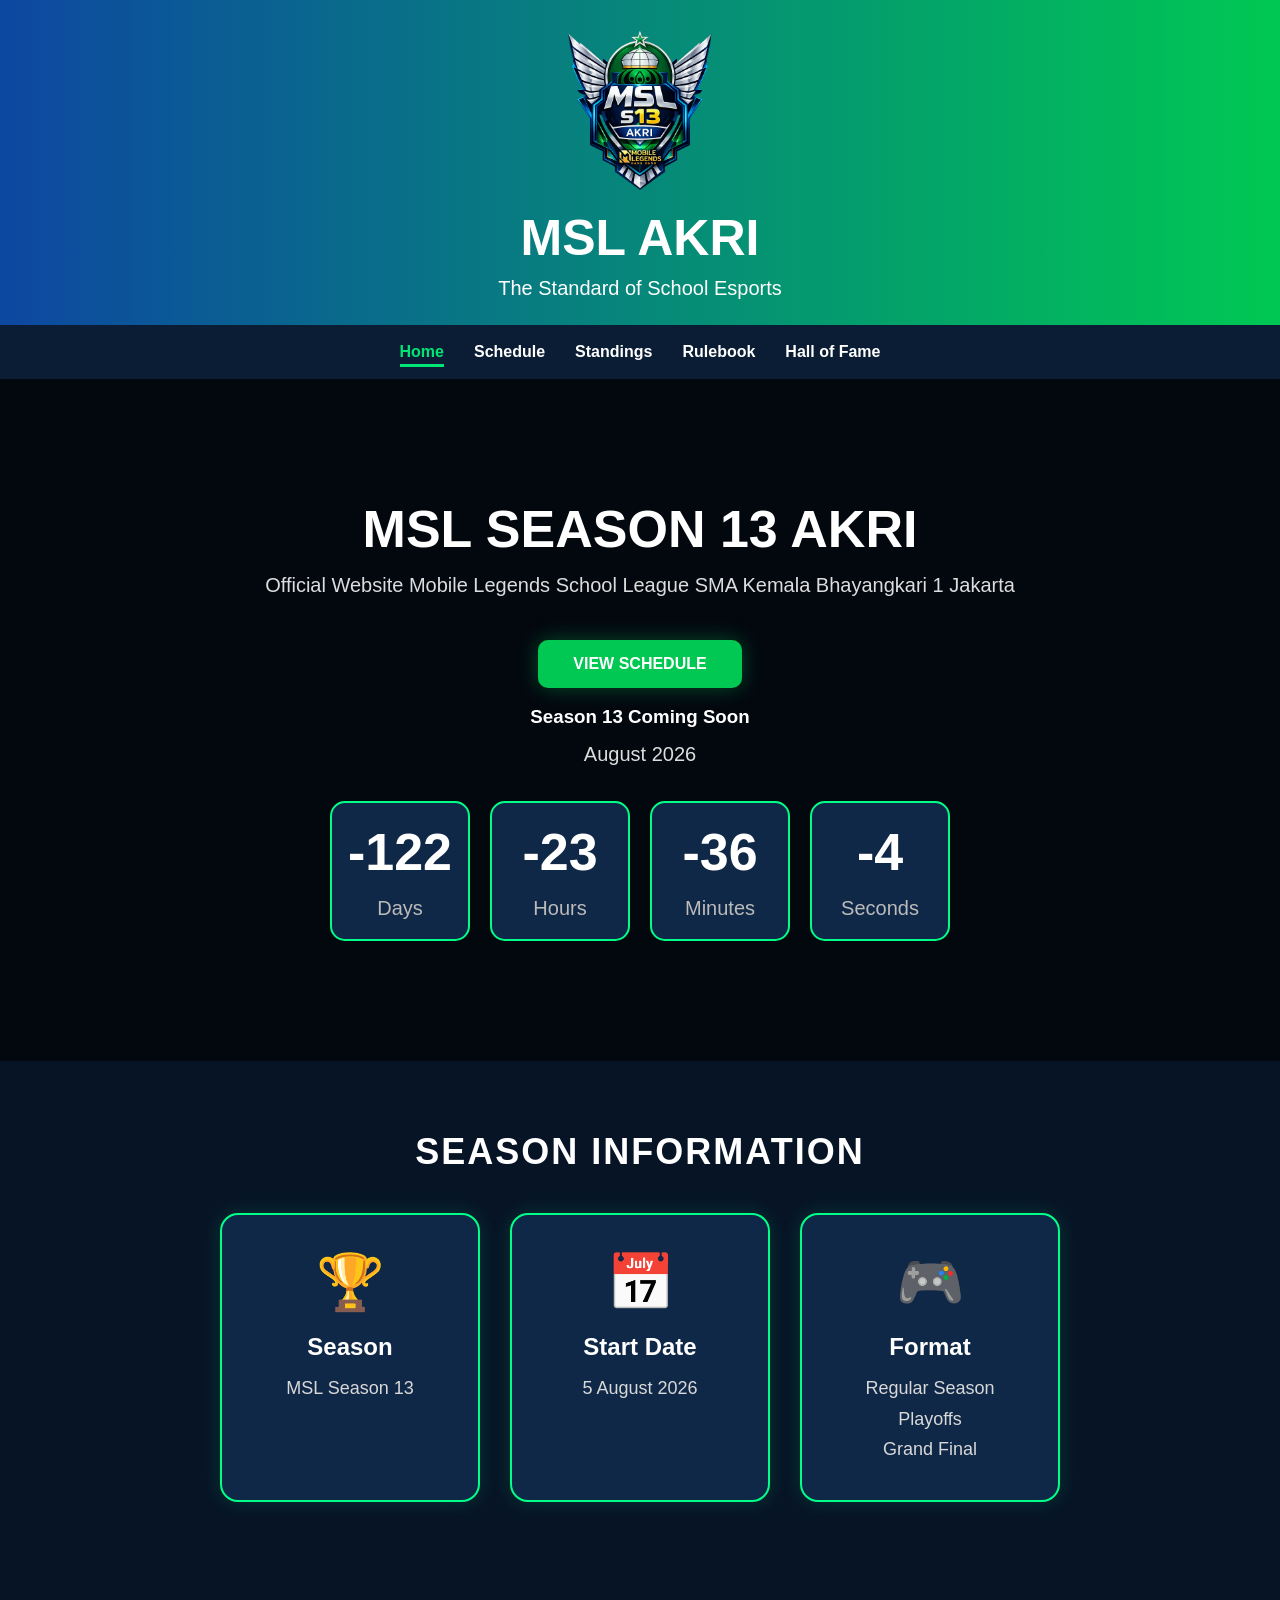
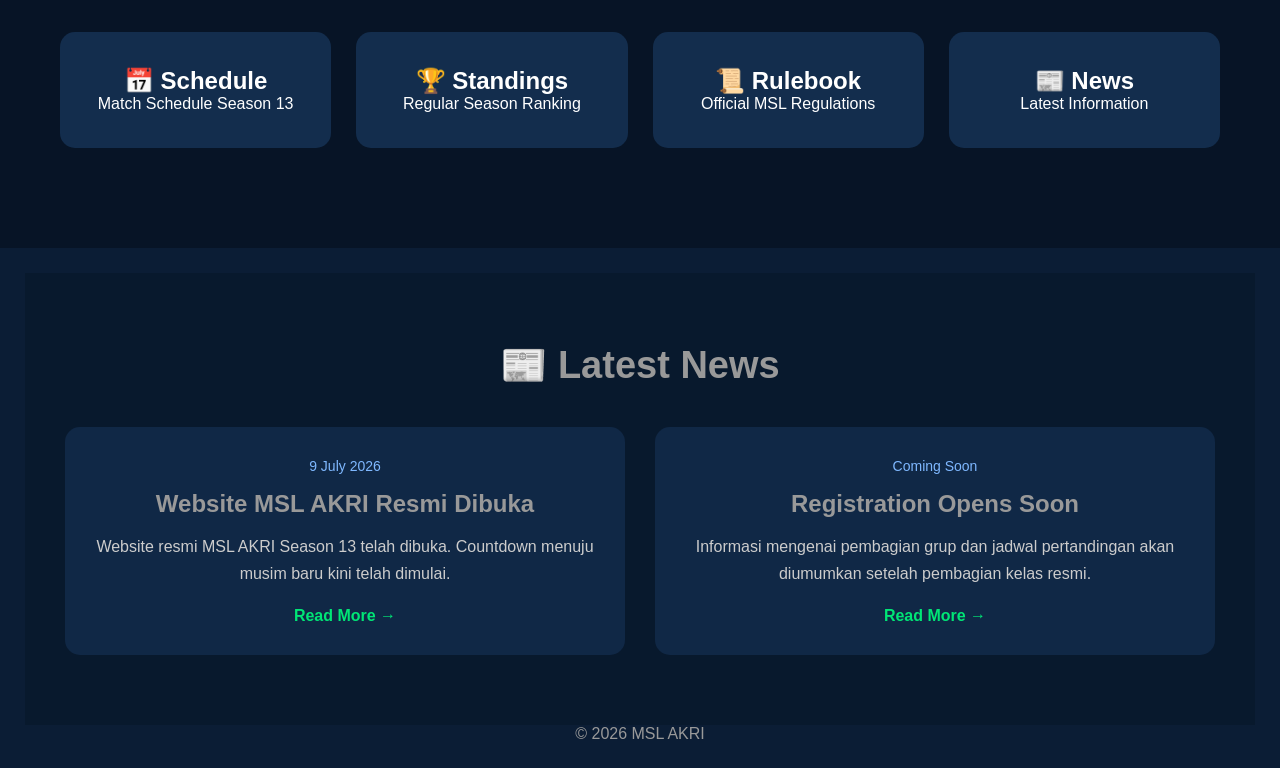
<file: index.html>
<!DOCTYPE html>
<html lang="id">
<head>
<meta charset="UTF-8">
<meta name="viewport" content="width=device-width, initial-scale=1.0">
<title>MSL AKRI S13 | Official Website</title>
<link rel="icon" type="image/jpeg" href="logo msl.jpeg">
<link rel="stylesheet" href="style.css">
</head>

<body>

<header>

<img src="logo-msl.png" width="180">

<h1>MSL AKRI</h1>

<p>The Standard of School Esports</p>

</header>

<nav>

<a href="index.html" class="active">Home</a>
<a href="schedule.html">Schedule</a>
<a href="standings.html">Standings</a>
<a href="rulebook.html">Rulebook</a>
<a href="halloffame.html">Hall of Fame</a>

</nav>

<section class="hero">

<h2>MSL SEASON 13 AKRI</h2>

<p>Official Website Mobile Legends School League SMA Kemala Bhayangkari 1 Jakarta</p>

<br>

<a href="schedule.html" class="btn-main">VIEW SCHEDULE</a>

  
<br><br>

<h3>Season 13 Coming Soon</h3>

<p>August 2026</p>

<div class="countdown">

<div class="time-box">
<h1 id="days">0</h1>
<p>Days</p>
</div>

<div class="time-box">
<h1 id="hours">0</h1>
<p>Hours</p>
</div>

<div class="time-box">
<h1 id="minutes">0</h1>
<p>Minutes</p>
</div>

<div class="time-box">
<h1 id="seconds">0</h1>
<p>Seconds</p>
</div>

</div>
</section>
<section class="season-info">

<h2>SEASON INFORMATION</h2>

<div class="info-container">

<div class="info-card">
<div class="icon">🏆</div>
<h3>Season</h3>
<p>MSL Season 13</p>
</div>

<div class="info-card">
<div class="icon">📅</div>
<h3>Start Date</h3>
<p>5 August 2026</p>
</div>

<div class="info-card">
<div class="icon">🎮</div>
<h3>Format</h3>
<p>Regular Season<br>Playoffs<br>Grand Final</p>
</div>

</div>

</section>

<section class="cards">

<div class="card">
<h2>📅 Schedule</h2>
<p>Match Schedule Season 13</p>
</div>

<div class="card">
<h2>🏆 Standings</h2>
<p>Regular Season Ranking</p>
</div>

<div class="card">
<h2>📜 Rulebook</h2>
<p>Official MSL Regulations</p>
</div>

<div class="card">
<h2>📰 News</h2>
<p>Latest Information</p>
</div>

</section>
<footer>
<section class="news-section">

<h2>📰 Latest News</h2>

<div class="news-grid">

<div class="news-card">
<span class="date">9 July 2026</span>

<h3>Website MSL AKRI Resmi Dibuka</h3>

<p>
Website resmi MSL AKRI Season 13 telah dibuka.
Countdown menuju musim baru kini telah dimulai.
</p>

<a href="#">Read More →</a>

</div>

<div class="news-card">

<span class="date">Coming Soon</span>

<h3>Registration Opens Soon</h3>

<p>
Informasi mengenai pembagian grup dan jadwal pertandingan akan diumumkan setelah pembagian kelas resmi.
</p>

<a href="#">Read More →</a>

</div>

</div>

</section>

© 2026 MSL AKRI

</footer>
<script src="script.js"></script>
</body>
</html>
</file>
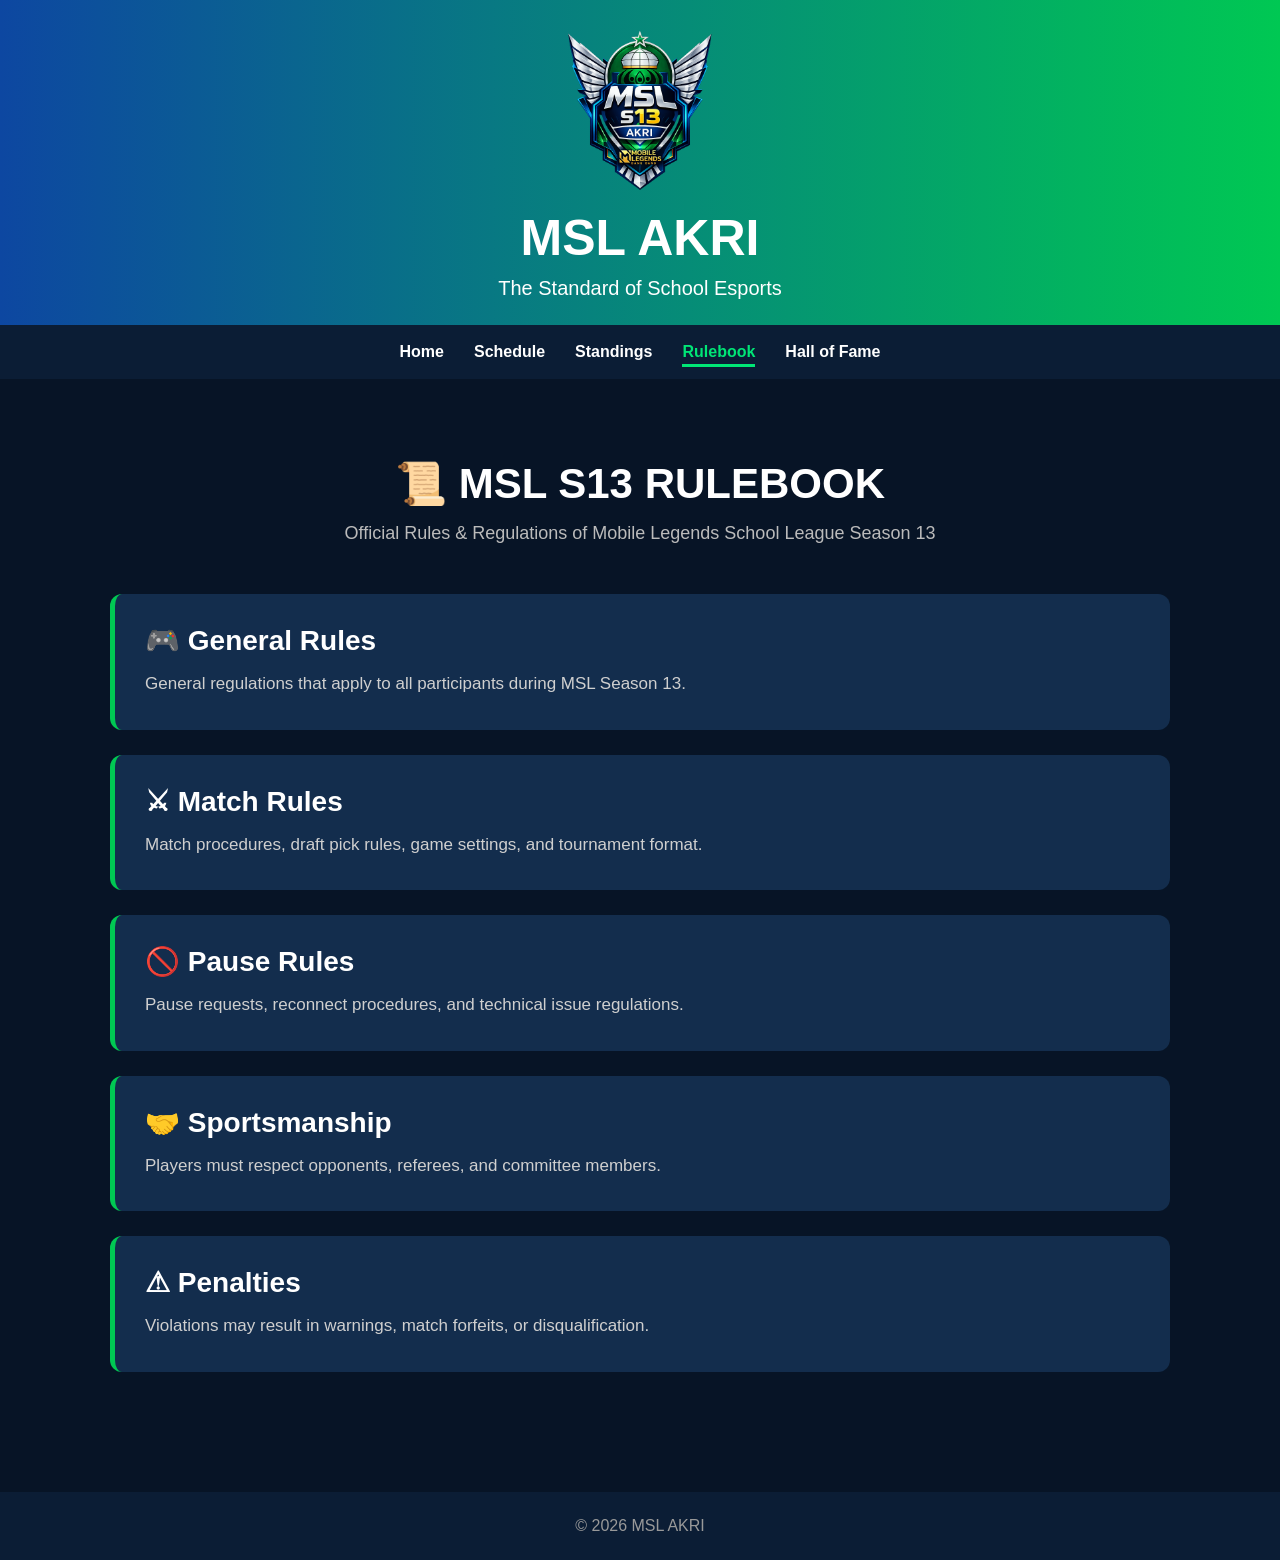
<file: rulebook.html>
<!DOCTYPE html>
<html lang="id">

<head>
<meta charset="UTF-8">
<meta name="viewport" content="width=device-width, initial-scale=1.0">
<title>MSL AKRI S13 | Rulebook</title>

<link rel="icon" type="image/png" href="logo-msl.png">
<link rel="stylesheet" href="style.css">

</head>

<body>

<header>

<img src="logo-msl.png" width="180">

<h1>MSL AKRI</h1>

<p>The Standard of School Esports</p>

</header>

<nav>

<a href="index.html">Home</a>
<a href="schedule.html">Schedule</a>
<a href="standings.html">Standings</a>
<a href="rulebook.html" class="active">Rulebook</a>
<a href="halloffame.html">Hall of Fame</a>

</nav>
<section class="rulebook-page">

<h1>📜 MSL S13 RULEBOOK</h1>

<p class="rule-desc">
Official Rules & Regulations of Mobile Legends School League Season 13
</p>

<div class="rule-list">

<div class="rule-item">
<h2>🎮 General Rules</h2>
<p>General regulations that apply to all participants during MSL Season 13.</p>
</div>

<div class="rule-item">
<h2>⚔ Match Rules</h2>
<p>Match procedures, draft pick rules, game settings, and tournament format.</p>
</div>

<div class="rule-item">
<h2>🚫 Pause Rules</h2>
<p>Pause requests, reconnect procedures, and technical issue regulations.</p>
</div>

<div class="rule-item">
<h2>🤝 Sportsmanship</h2>
<p>Players must respect opponents, referees, and committee members.</p>
</div>

<div class="rule-item">
<h2>⚠ Penalties</h2>
<p>Violations may result in warnings, match forfeits, or disqualification.</p>
</div>

</div>

</section>
<footer>

© 2026 MSL AKRI

</footer>

<script src="script.js"></script>

</body>
</html>
</file>
<file: style.css>
*{
    margin:0;
    padding:0;
    box-sizing:border-box;
    font-family:Arial,Helvetica,sans-serif;
}

html{
    scroll-behavior:smooth;
}

body{
    background:#071426;
    color:white;
}

/* HEADER */

header{
    background:linear-gradient(90deg,#0d47a1,#00c853);
    text-align:center;
    padding:25px;
}

header img{
    width:170px;
    margin-bottom:10px;
}

header h1{
    font-size:50px;
}

header p{
    margin-top:10px;
    font-size:20px;
    color:white;
}

/* NAVBAR */

nav{
    background:#0b1d35;
    display:flex;
    justify-content:center;
    gap:30px;
    padding:18px;
    
    position:sticky;
    top:0;
    z-index:1000;
    
    overflow-x:auto;
    white-space:nowrap;
}

nav::-webkit-scrollbar{
display:none;
}

nav a{
    color:white;
    text-decoration:none;
    font-weight:bold;
    transition:.3s;
    flex-shrink:0; 
}

nav a:hover{
    color:#00ff88;
}

/* HERO */

.hero{
    padding:120px 20px;
    text-align:center;

    background:
    linear-gradient(rgba(0,0,0,.60),rgba(0,0,0,.60)),
    url("https://images.unsplash.com/photo-1542751371-adc38448a05e?w=1600");

    background-size:cover;
    background-position:center;
}

.hero h2{
    font-size:52px;
}

.hero p{
    margin-top:15px;
    color:#ddd;
    font-size:20px;
}

/* BUTTON */

.hero a{
    display:inline-block;
    margin-top:25px;
    background:#00c853;
    color:white;
    text-decoration:none;
    padding:15px 35px;
    border-radius:10px;
    font-weight:bold;
    transition:.3s;
}

.hero a:hover{
    transform:translateY(-5px);
    background:#00e676;
}

/* COUNTDOWN */

.countdown{
    display:flex;
    justify-content:center;
    gap:20px;
    flex-wrap:wrap;
    margin-top:35px;
}

.time-box{

    width:140px;
    height:140px;

    background:#102847;

    border:2px solid #00ff88;

    border-radius:15px;

    display:flex;

    flex-direction:column;

    justify-content:center;

    align-items:center;

    transition:.3s;

}

.time-box:hover{

    transform:translateY(-8px);

    box-shadow:0 0 25px #00ff88;

}

.time-box h1{

    font-size:52px;

}

.time-box p{

    color:#bbb;

}

/* CARD */

.cards{

display:grid;

grid-template-columns:repeat(auto-fit,minmax(240px,1fr));

gap:25px;

padding:60px;

}

.card{

background:#132d4d;

padding:35px;

border-radius:15px;

text-align:center;

transition:.3s;

}

.card:hover{
transform:translateY(-10px);
background:#18416f;
box-shadow:0 0 25px rgba(0,255,120,.4);
}

/* FOOTER */

footer{

margin-top:40px;

background:#0b1d35;

padding:25px;

text-align:center;

color:#999;

}
/* ===== SEASON INFORMATION ===== */

.season-info{

padding:70px 20px;

text-align:center;

}

.season-info h2{

font-size:36px;

margin-bottom:40px;

letter-spacing:2px;

}

.info-container{

display:flex;

justify-content:center;

gap:30px;

flex-wrap:wrap;

}

.info-card{

background:#102847;

border:2px solid #00ff88;

border-radius:18px;

width:260px;

padding:35px 25px;

transition:.3s;

box-shadow:0 0 20px rgba(0,255,136,.15);

}

.info-card:hover{

transform:translateY(-10px);

box-shadow:0 0 30px rgba(0,255,136,.45);

}

.icon{

font-size:55px;

margin-bottom:18px;

}

.info-card h3{

font-size:24px;

margin-bottom:12px;

}

.info-card p{

font-size:18px;

color:#d8d8d8;

line-height:1.7;

}
/* ===== NEWS ===== */

.news-section{
padding:70px 40px;
background:#08192d;
}

.news-section h2{
text-align:center;
font-size:38px;
margin-bottom:40px;
}

.news-grid{
display:grid;
grid-template-columns:repeat(auto-fit,minmax(320px,1fr));
gap:30px;
}

.news-card{
background:#102846;
padding:30px;
border-radius:15px;
transition:.3s;
}

.news-card:hover{
transform:translateY(-8px);
}

.news-card h3{
margin:15px 0;
font-size:24px;
}

.news-card p{
color:#ccc;
line-height:1.7;
}

.news-card a{
display:inline-block;
margin-top:20px;
text-decoration:none;
color:#00e676;
font-weight:bold;
}

.date{
color:#7fb8ff;
font-size:14px;
}
/* ===== MAIN BUTTON ===== */

.btn-main{

display:inline-block;

margin-top:10px;

padding:15px 35px;

background:#00c853;

color:white;

font-weight:bold;

text-decoration:none;

border-radius:10px;

transition:.3s;

box-shadow:0 0 20px rgba(0,200,83,.35);

}

.btn-main:hover{

background:#00e676;

transform:scale(1.08);

box-shadow:0 0 30px #00e676;

}
/* ===== NAVBAR ===== */

nav a{

position:relative;

transition:.3s;

}

nav a:hover{

color:#00e676;

}

nav a::after{

content:"";

position:absolute;

left:0;

bottom:-6px;

width:0;

height:3px;

background:#00e676;

transition:.3s;

}

nav a:hover::after{

width:100%;

}

nav a.active{

color:#00e676;

}

nav a.active::after{

width:100%;

}
/* ========================= */
/* RESPONSIVE MOBILE */
/* ========================= */

@media (max-width:768px){

header h1{
font-size:36px;
}

header img{
width:120px;
}

nav{
    justify-content:flex-start;
    gap:20px;
    padding:15px;

    flex-wrap:nowrap;
    overflow-x:auto;
    white-space:nowrap;
}

nav::-webkit-scrollbar{
    display:none;
}

.hero{
padding:80px 20px;
}

.hero h2{
font-size:30px;
}

.hero p{
font-size:17px;
}

.countdown{
gap:12px;
}

.time-box{
width:90px;
height:90px;
}

.time-box h1{
font-size:30px;
}

.time-box p{
font-size:14px;
}

.cards{
padding:25px;
}

.card{
padding:22px;
}

.info-container{
flex-direction:column;
align-items:center;
}

.info-card{
width:100%;
max-width:320px;
}

.news-grid{
grid-template-columns:1fr;
}

.news-card{
padding:22px;
}

footer{
font-size:14px;
padding:18px;
}

}
/* ========================= */
/* RULEBOOK */
/* ========================= */

.rulebook{
padding:80px 20px;
max-width:1200px;
margin:auto;
}

.rulebook h1{
text-align:center;
font-size:48px;
margin-bottom:15px;
}

.rule-desc{
text-align:center;
color:#bbb;
margin-bottom:50px;
font-size:18px;
}

.rule-grid{
display:grid;
grid-template-columns:repeat(auto-fit,minmax(320px,1fr));
gap:25px;
}

.rule-card{
background:#132d4d;
padding:30px;
border-radius:15px;
border-left:5px solid #00c853;
transition:.3s;
}

.rule-card:hover{
transform:translateY(-8px);
box-shadow:0 0 20px rgba(0,255,120,.3);
}

.rule-card h2{
margin-bottom:15px;
font-size:28px;
}

.rule-card p{
color:#cfcfcf;
line-height:1.6;
}

/* ========================= */
/* RULEBOOK PAGE */
/* ========================= */

.rulebook-page{
padding:80px 20px;
max-width:1100px;
margin:auto;
}

.rulebook-page h1{
text-align:center;
font-size:42px;
margin-bottom:15px;
}

.rule-desc{
text-align:center;
color:#bbb;
margin-bottom:50px;
font-size:18px;
}

.rule-list{
display:flex;
flex-direction:column;
gap:25px;
}

.rule-item{
background:#132d4d;
padding:30px;
border-left:5px solid #00c853;
border-radius:12px;
transition:.3s;
}

.rule-item:hover{
transform:translateX(10px);
box-shadow:0 0 25px rgba(0,200,83,.35);
}

.rule-item h2{
margin-bottom:12px;
font-size:28px;
color:#fff;
}

.rule-item p{
color:#cfcfcf;
line-height:1.8;
font-size:17px;
}
</file>
